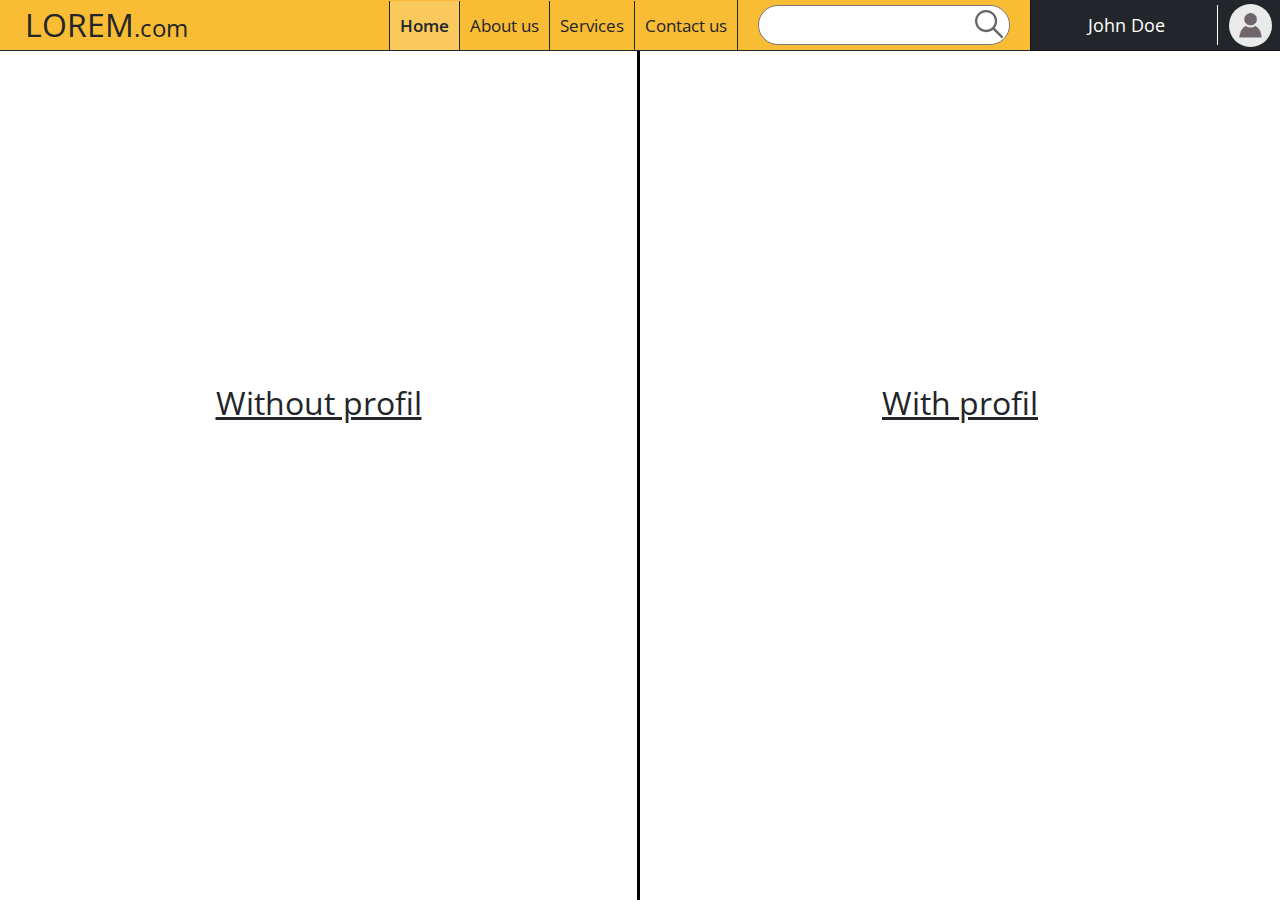
<file: index.html>
<!DOCTYPE html>
<html lang="en">
<head>
    <meta charset="UTF-8">
    <meta http-equiv="X-UA-Compatible" content="IE=edge">
    <meta name="viewport" content="width=device-width, initial-scale=1.0">
    <title>Lorem.com | Home</title>
    <link rel="stylesheet" href="style_index.css">
    <link rel="preconnect" href="https://fonts.googleapis.com">
    <link rel="preconnect" href="https://fonts.gstatic.com" crossorigin>
    <link href="https://fonts.googleapis.com/css2?family=Open+Sans:wght@400;600&display=swap" rel="stylesheet">
    <style>
        .toggle_account a:first-of-type {
            border-right: 3px solid #000;
        }
        .toggle_account a {
            display: block;
            width: 50%;
            height: calc(100vh - 51px);
            padding: calc(50vh - 120px) 0;
            text-align: center;
            font-size: 32px;
            transition: .3s;
        }
        .toggle_account a:hover {
            background-color: rgba(0, 0, 0, 0.1);
        }
        .toggle_account a:focus {
            background-color: rgba(0, 0, 0, 0.2);
        }
    </style>
</head>
<body>
    <header class="header">
        <a class="logo" href="index.html">Lorem<span>.com</span></a>
        <button onclick="toggleMenu()" id="menuButton" class="menu_button">
            <img class="open_menu" src="img/menu.svg" alt="Open menu">
            <img class="close_menu" src="img/close.svg" alt="Close menu">
        </button>
        <nav class="header_nav">
            <div class="nav">
                <div class="link">
                    <a href="index.html" class="selected">Home</a>
                    <a href="#">About us</a>
                    <a href="#">Services</a>
                    <a href="#">Contact us</a>
                    <div class="link_menu"></div>
                </div>
                <form class="searchForm" action="index.html">
                    <input id="searchBar" type="text" name="search" placeholder="">
                    <button type="submit">&#160</button>
                </form>
            </div>
            <div class="profil">
                <div class="card_replacement"></div>
                <button class="card">
                    <div class="visible_info">
                        <span>John Doe</span>
                        <img class="profil_picture" src="img/profil.png" alt="profil picture">       
                    </div>
                    <div class="vanish_info">
                        <a class="profil_link" style="display: none;" href="#"><span>Account settings</span><img src="img/settings.svg" alt="settings icone"></a>
                        <a class="profil_link" style="display: none;" href="index.html?action=deco"><span>Sign out</span><img src="img/logout.svg" alt="logout icone"></a>
                        <a onclick="closeProfilPlus()" class="profil_close_button" href="#">Close</a>
                    </div>
                </button>
            </div>
            <div class="profil_unset" style="display: none;">
                <a href="connect.html#signUp">Sign up<span class="intersection"></span></a>
                <a href="connect.html#login">Login</a>
            </div>
        </nav>
    </header>
    <div class="toggle_account" style="display: flex;">
        <a href="#withoutProfil">Without profil</a>
        <a href="#withProfil">With profil</a>
    </div>

    <script src="app_index.js"></script>
    <script>
        function hashChange () {
            if (window.location.hash === '#withoutProfil') {
                document.querySelector('.profil').style.display = 'none'
                document.querySelector('.profil_unset').style.display = ''
            } else {
                document.querySelector('.profil').style.display = ''
                document.querySelector('.profil_unset').style.display = 'none'
            }
        }

        hashChange()
        window.addEventListener('hashchange', hashChange)
    </script>
</body>
</html>
</file>
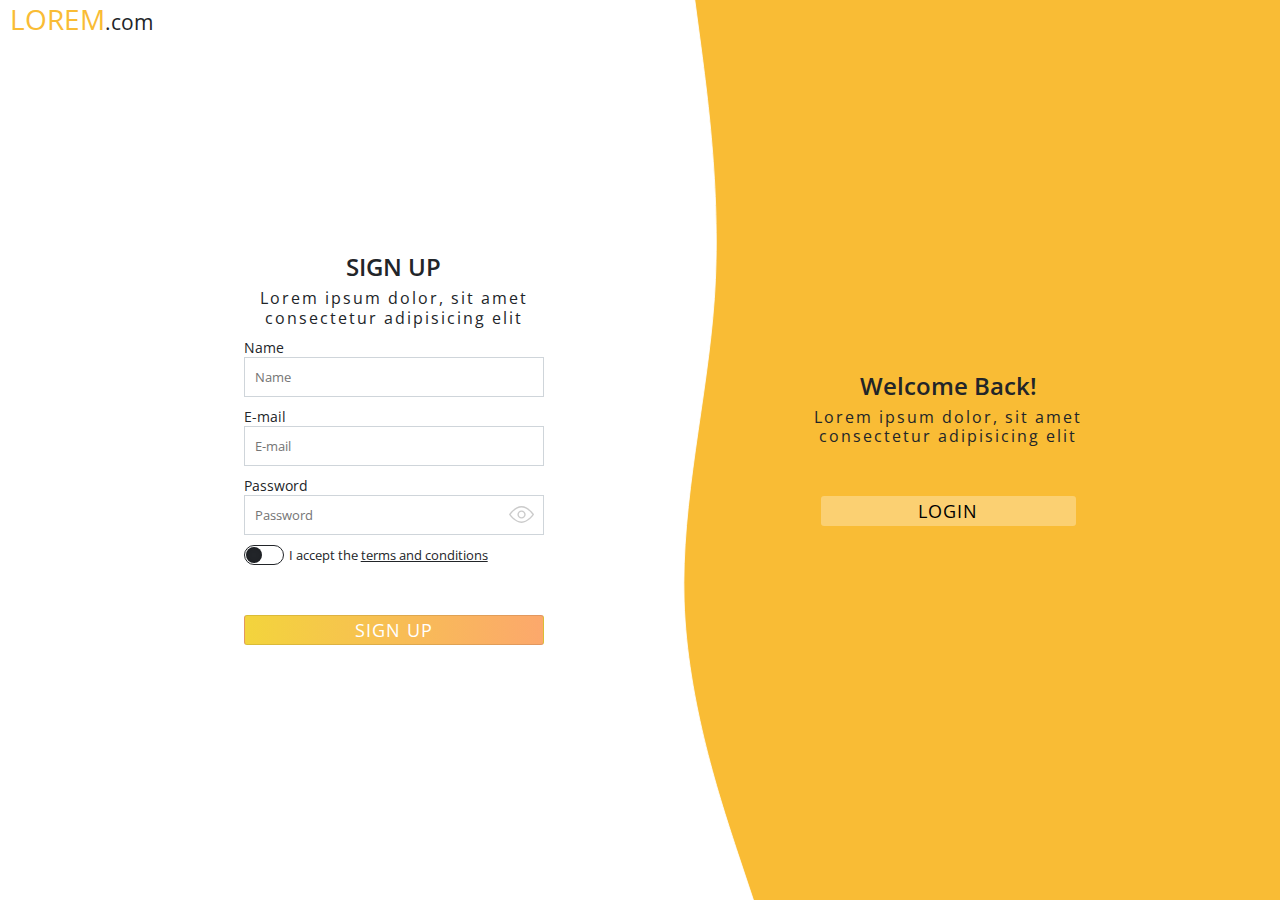
<file: connect.html>
<!DOCTYPE html>
<html lang="en">
<head>
    <meta charset="UTF-8">
    <meta http-equiv="X-UA-Compatible" content="IE=edge">
    <meta name="viewport" content="width=device-width, initial-scale=1.0">
    <title>Lorem.com | Connection</title>
    <link rel="stylesheet" href="style.css">
    <link rel="preconnect" href="https://fonts.googleapis.com">
    <link rel="preconnect" href="https://fonts.gstatic.com" crossorigin>
    <link href="https://fonts.googleapis.com/css2?family=Open+Sans:wght@400;600&display=swap" rel="stylesheet">
</head>
<body>
    <a class="logo" href="index.html">Lorem<span>.com</span></a>
    <main class="connection">
        <div id="signUp" class="sign_up_container">
            <div class="sign_up_item">
                <div class="text">
                    <h2>Sign up</h2>
                    <p>Lorem ipsum dolor, sit amet consectetur adipisicing elit</p>
                </div>
                <form id="signUpForm" action="connect.html#signUp" method="post">
                    <div class="form_transition">
                        <div class="input">
                            <label for="name">Name</label>
                            <input type="text" id="name" name="name" placeholder="Name" required>
                        </div>
                        <div class="input">
                            <label for="mail">E-mail</label>
                            <input type="email" id="signUpMail" name="mail" placeholder="E-mail" required>
                        </div>
                        <div class="input">
                            <label for="password">Password</label>
                            <label for="signUpPassword" class="password">
                                <input type="password" id="signUpPassword" name="password" placeholder="Password" required>
                                <img id="signUpPasswordSVG" class="show_password" src="img/eye_enable.svg" alt="Show password" onclick="toggleSignUpPasswordVisible()">
                            </label>
                        </div>
                        <div class="cgu">
                            <input type="checkbox" id="cgu" name="cgu" required>
                            <label for="cgu">I accept the <a href="#cguList" class="js-modal">terms and conditions</a></label>
                        </div>
                    </div>
                    <input id="signUpInput" type="submit" value="Sign up">
                    <input type="text" value="signup" name="type" style="display: none;">
                </form>
                <a id="activeSignUp" href="#signUp">Sign up</a>
            </div>
        </div>
        <div id="login" class="login_container">
            <div class="login_item">
                <div class="text">
                    <h2>Welcome Back!</h2>
                    <p>Lorem ipsum dolor, sit amet consectetur adipisicing elit</p>
                </div>
                <form id="loginForm" action="connect.html#login" method="post">
                    <div class="form_transition">
                        <div class="input">
                            <label for="mail">E-mail</label>
                            <input type="email" id="loginMail" name="mail" placeholder="E-mail" required>
                        </div>
                        <div class="input">
                            <label for="password">Password</label>
                            <label for="loginPassword" class="password">
                                <input type="password" id="loginPassword" name="password" placeholder="Password" required>
                                <img id="loginPasswordSVG" class="show_password" src="img/eye_enable.svg" alt="Show password" onclick="toggleLoginPasswordVisible()">   
                            </label>
                        </div>
                        <div class="stay_connect">
                            <input type="checkbox" id="stayConnect" name="stay_connect">
                            <label for="stayConnect">Remember me</label>
                        </div>
                    </div>
                    <input id="loginInput" type="submit" value="login">
                    <input type="text" value="login" name="type" style="display: none;">
                </form>
                <a id="activeLogin" href="#login">login</a>
            </div>
        </div>
    </main>

    <aside aside id="cguList" class="modal" aria-hidden="true" role="dialog" aria-labelledby="title_modal" style="display: none;">
        <div class="modal_wrapper js-modal_stop">
            <button class="closeCGU js-modal_close">Close</button>

            <h1>Terms and conditions of <span>Lorem.com</span></h1>

            <blockquote>
                <strong>Article 1 :</strong> Object

                <p>These T & Cs or General Conditions of Use legally govern the use of the services of the lapetiteperle site (hereinafter referred to as "the site").</p>
                <p>Constituting the contract between the company Lorem.com, the User, access to the site must be preceded by the acceptance of these T & Cs. Access to this platform signifies acceptance of these T & Cs.</p>

                <strong>Article 2 :</strong> <a href="#legal-notices">Legal notices</a>

                <p>The lapetiteperle site is edited by the company Lorem.com registered with the RCS under number 451 432 228, whose head office is located at 3 Rue Docteur Joubert, 59110, La Madeleine, Metropolitan France.</p>
                <p>The host of the lapetiteperle.fr site is LHW, located at 5 Rue Keller, 59100 Roubaix, France.</p>

                <strong>Article 3 :</strong> Access to the site

                <p>The lapetiteperle site provides free access to the following services:</p>

                <ul>
                    <li>Sale of jewelry (gold, silver, etc.) ;</li>
                    <li>Rental of jewelry (gold, silver, etc.) ;</li>
                    <li>Deposit-sale of jewelry.</li>
                </ul>
            </blockquote>
        </div>
    </aside>

    <script src="app.js"></script>
</body>
</html>
</file>
<file: style_index.css>
* {
    box-sizing: border-box;
    font-family: 'Open Sans', sans-serif;
    font-weight: 400;
    padding: 0;
    margin: 0;
    color: #222529;
}

body, html {
    overflow-x: hidden;
    height: 100vh;
}

/* ||||||||||||||||||||||||||||||||||||||||||||||||*/
                  /* Header */
/* ||||||||||||||||||||||||||||||||||||||||||||||||*/

.header {
    display: flex;
    justify-content: space-between;
    align-items: center;
    position: relative;
    width: 100%;
    height: 51px;
    background: #F9BC35;
    padding: 0 0 0 25px;
    border-bottom: solid 1px #222529;
}

/* ||||||||||||||||||||||||||||||||||||||||||||||||*/

.header .logo {
    font-size: 32px;
    line-height: 32px;
    text-transform: uppercase;
    text-decoration: none;
}

.header .logo span {
    font-size: 24px;
    line-height: 24px;
    margin-top: auto;
    text-transform: none;
}

/* ||||||||||||||||||||||||||||||||||||||||||||||||*/

.menu_button {
    display: none;
}

/* ||||||||||||||||||||||||||||||||||||||||||||||||*/

.header_nav {
    display: flex;
}

.nav {
    display: flex;
    align-items: center;
}

.link {
    display: flex;
    align-items: center;
}

.link > a {
    padding: 13px 10px;
    border-left: 1px solid #222529;
    height: 100%;
    max-height: 50px;
    font-size: 1.05em;
    flex-shrink: 0;
}

.nav a {
    text-decoration: none;
    transition: background-color .3s;
}

.nav a:hover, .nav a:focus {
    background: rgba(255, 255, 255, 0.1);
}

.header .header_nav .nav a:focus {
    outline: none;
    background: rgba(255, 255, 255, 0.4) !important;
}

.nav a:active {
    background: rgba(255, 255, 255, 0.2);
}

.nav .selected {
    font-weight: 600;
    background: rgba(255, 255, 255, 0.2) !important;
}

.link_menu {
    display: none;
}

/* ||||||||||||||||||||||||||||||||||||||||||||||||*/

.searchForm {
    height: 100%;
    max-height: 50px;
    font-size: 1.05em;
    padding: 5px 10px 5px 20px;
    position: relative;
    border-left: 1px solid #222529;
}

.searchForm input {
    height: 40px;
    width: 40px;
    padding-left: 10px;
    border-radius: 20px;
    border: 1px solid #777;
    transition: width .5s;
}

.searchForm input:focus {
    outline: 0px;
    width: 252px;
    border: 1px solid #222529;
}

.searchForm button {
    height: 38px;
    width: 38px;
    background: rgba(255, 255, 255, 0.5);
    background-image: url(img/search.svg);
    background-size: 28px auto;
    background-repeat: no-repeat;
    background-position: 3px 3px;
    border: 1px solid transparent;
    border-radius: 50%;
    position: absolute;
    right: 11.5px;
    top: 6px;
    cursor: pointer;
    opacity: 0.7;
    transition: opacity .3s;
}

.searchForm input:focus ~ button {
    opacity: 1;
}

/* ||||||||||||||||||||||||||||||||||||||||||||||||*/

.card_replacement {
    width: 230px;
    height: 50px;
}

.card {
    width: 220px;
    height: 51px;
    max-height: 51px;
    margin-left: 10px;
    padding-left: 5px;
    padding-right: 5px;
    position: relative;
    border: 0px transparent;
    border-left: solid 1px rgba(0, 0, 0, .5);
    border-bottom: solid 1px rgba(0, 0, 0, .5);
    position: absolute;
    top: 0;
    right: 0;
    background: #222529;
    cursor: pointer;
    overflow: hidden;
    display: flex;
    flex-direction: column;
    z-index: 100;
    transition: .5s;
}

.visible_info {
    width: 100%;
    height: 50px;
    padding: 5px 57.5px 5px 0;
}

.visible_info span {
    width: 100%;
    height: 100%;
    display: block;
    color: #fff;
    font-size: 18px;
    text-align: center;
    line-height: 40px;
    position: relative;
}

.visible_info span::after {
    content: '';
    border-right: 1px solid #fff;
    display: block;
    position: absolute;
    height: 100%;
    top: 0;
    right: 0;
}

.profil_picture {
    display: block;
    width: 45px;
    height: auto;
    position: absolute;
    top: 2.5px;
    right: 7.5px;
    border: 1px solid #222529;
    border-radius: 50%;
}

.vanish_info {
    width: 100%;
    height: 149px;
    display: flex;
    flex-direction: column;
    justify-content: space-around;
    padding-bottom: 20px;
}

.vanish_info::before {
    content: '';
    display: block;
    margin: 10px 10px 20px 10px;
    width: calc(100% - 20px);
    border: 1px solid #F9BC35;
}

.vanish_info a {
    width: 100%;
    display: block;
    height: 50px;
    display: flex;
    justify-content: space-between;
    align-items: center;
}

.vanish_info a span {
    color: #fff;
    text-align: right;
    display: block;
    font-size: 1.2em;
    text-decoration: none;
    height: 50px;
    line-height: 50px;
    width: 125px;
    margin-left: 0;
}

.vanish_info a img {
    display: block;
    width: 1.5em;
    height: 1.5em;
    margin: 0 20px 0 0;
}

.vanish_info .profil_close_button {
    display: none;
}

.profil_active .card {
    height: auto;
    max-height: 100vh;
}

.profil_link {
    text-decoration: none;
    transition: background-color .3s;
}

.profil_link:hover {
    background-color: rgba(255, 255, 255, 0.2);
}

/* ||||||||||||||||||||||||||||||||||||||||||||||||*/

.profil_unset {
    background: #222529;
    display: flex;
    overflow: hidden;
    margin-left: 10px;
}

.profil_unset a {
    color: #fff;
    display: block;
    width: 100px;
    line-height: 50px;
    height: 50px;
    text-align: center;
    text-decoration: none;
    position: relative;
    transition: background-color .3s;
}

.profil_unset a:nth-of-type(1) {
    width: 95px;
}

.intersection {
    border-right: 2px solid #fff;
    display: block;
    height: 70px;
    width: 20px;
    position: absolute;
    top: 0;
    right: -5px;
    transform: rotate(22.5deg) translateY(-10px);
    background: #222529;
    z-index: 1;
    transition: background-color .3s;
}

.profil_unset a:hover, .profil_unset a:focus {
    outline: none;
    background-color: #4F5154;
}

.profil_unset a:hover .intersection, .profil_unset a:focus .intersection {
    background-color: #4F5154;
}

@media only screen and (min-width:1250px) {
    .searchForm input {
        width: 252px !important;
    }
    .card {
        width: 250px;
    }
    .card_replacement {
        width: 260px;
    }
}

@media only screen and (max-width:1050px) {
    .link {
        overflow: hidden;
        max-width: 349.05px;
        justify-content: flex-start;
    }
    .link_menu {
        display: block;
        height: 50px;
        min-width: 35px;
        padding: 8px 0;
        border: 0px transparent;
        border-left: 1px solid #222529;
        opacity: 0.7;
        cursor: pointer;
        background: transparent;
        background-image: url(img/link_menu.svg);
        background-repeat: no-repeat;
        background-clip: content-box;
        background-size: 100%;
        background-position: center;
    }
}

@media only screen and (max-width:900px) {
    .header_nav {
        display: none;
    }
    .active .header_nav {
        display: flex;
        flex-direction: column;
        height: 100vh;
        width: 100%;
        position: absolute;
        top: 0;
        left: 0;
        background: #222529;
    }
    .menu_button {
        display: flex;
        justify-content: center;
        align-items: center;
        width: 55px;
        height: 50px;
        background: none;
        border: none;
        padding-right: 5px;
        opacity: 0.7;
        cursor: pointer;
    }
    .menu_button img {
        width: 44px;
        height: 44px;
    }
    .close_menu, .active .open_menu {
        display: none;
    }
    .active .menu_button {
        position: absolute;
        top: 0;
        left: 0;
        z-index: 5;
        padding-right: 0;
        padding-left: 5px;
        opacity: 1;
    }
    .active .close_menu {
        display: block;
        width: 38px;
        height: 38px;
    }
    .nav {
        flex-direction: column;
        height: calc(100vh - 51px);
        order: 2;
    }
    .searchForm {
        order: 1;
        width: 100%;
        margin-bottom: 30px;
    }
    .searchForm input {
        width: 100% !important;
    }
    .link {
        flex-direction: column;
        justify-content: space-around;
        width: 100%;
        max-width: none;
        height: 280px;
        order: 2;
        overflow: visible;
    }
    .link a {
        width: 100%;
        color: #fff;
        text-align: center;
        padding: 20px 0;
        max-height: 70px;
        font-size: 1.2em;
        line-height: 30px;
    }
    .link_menu {
        display: none;
    }
    .profil_unset {
        margin-left: auto;
        margin-bottom: 30px;
        border-left: 1px solid #fff;
        border-bottom: 1px solid #fff;
        width: 195px;
    }
    .profil {
        order: 1;
    }
    .card {
        border-color: #fff;
        width: 250px;
    }
    .card_replacement {
        width: 100%;
        margin-bottom: 30px;
    }
    .profil_active .card {
        width: 100%;
        height: 100vh;
    }
    .profil_active .visible_info {
        padding-right: 50%;
    }
    .profil_active .profil_picture {
        right: calc(25% - 22.5px);
    }
    .vanish_info {
        height: 227px;
    }
    .vanish_info a {
        justify-content: center;
    }
    .vanish_info a span {
        width: 154px;
        margin-left: calc(50% - 160px);
        font-size: 1.5em;
    }
    .vanish_info a img {
        margin-right: calc(50% - 70px);
        margin-left: 50px;
    }
    .vanish_info .profil_close_button {
        display: block;
        width: 60% !important;
        height: 30px !important;
        text-align: center;
        text-decoration: none;
        margin: 20px auto 25px auto;
        background: #F9BC35;
        font-size: 1.5em;
        padding: 2px 0;
        text-transform: uppercase;
        font-weight: 400;
    }
    .vanish_info .profil_close_button:active {
        background: #ffd06a;
    }
}
</file>
<file: style.css>
* {
    box-sizing: border-box;
    font-family: 'Open Sans', sans-serif;
    font-weight: 400;
    padding: 0;
    margin: 0;
    color: #222529;
}

body, html {
    overflow-x: hidden;
}

.logo {
    font-size: 28px;
    line-height: 28px;
    text-transform: uppercase;
    text-decoration: none;
    color: #F9BC35;
    position: absolute;
    top: 5px;
    left: 10px;
    z-index: 5;
}

.logo span {
    font-size: 21px;
    line-height: 21px;
    margin-top: auto;
    text-transform: none;
}

.connection {
    display: flex;
    justify-content: space-between;
    align-items: center;
    min-height: 100vh;
}

.sign_up_item, .login_item {
    width: 300px;
}

.text {
    text-align: center;
    margin-bottom: 10px;
    line-height: 1.2em;
    letter-spacing: 2px;
}

.text h2 {
    font-weight: 600;
    margin-bottom: 10px;
    line-height: 1em;
    letter-spacing: normal;
}

.active .text h2 {
    text-transform: uppercase;
}

.connection  p {
    margin-bottom: 50px;
}

.active p {
    margin-bottom: auto;
}

.form_transition {
    max-height: 0;
    opacity: 0;
    overflow-y: hidden;
    transition: max-height .4s .1s, opacity .5s;
}

.active .form_transition {
    max-height: 100vh;
    opacity: 1;
    overflow-y: visible;
    transition: max-height .5s, opacity .4s .1s;
}

.form_error {
    color: #D92400;
    font-size: 0.8em;
}

.form_error > a {
    color: #D92400;
}

.password {
    position: relative;
}

#signUpPassword:focus ~ .show_password, #loginPassword:focus ~ .show_password {
    opacity: 1;
}

.show_password {
    display: block;
    height: auto;
    width: 25px;
    position: absolute;
    right: 10px;
    top: 11.25px;
    opacity: .2;
}

.show_password[src="img/eye_disable.svg"] {
    top: 9.525px;
}

.password.visble::after {
    background-image: url(img/eye_disable.svg);
}

/* ||||||||||||||||||||||||||||||||||||||||||||||||*/
                  /* SIGN UP */
/* ||||||||||||||||||||||||||||||||||||||||||||||||*/

.sign_up_container {
    width: calc(50% - (100vh * 0.11));
    position: relative;
    height: 100vh;
    background-color: #fff;
    display: flex;
    justify-content: center;
    align-items: center;
    transition: width .3s;
}

.sign_up_container.active {
    width: 50%;
}

.sign_up_container::after {
    content: '';
    position: absolute;
    display: block;
    height: 100%;
    top: 0;
    left: 99%;
    width: calc(100vh * 0.14);
    background-image: url(img/wave90.svg);
    background-repeat: no-repeat;
    background-position: left;
    background-size: auto 101%;
}

/* ||||||||||||||||||||||||||||||||||||||||||||||||*/

.sign_up_item {
    margin-left: 20px;
    margin-right: 5px;
}

.sign_up_container.active .sign_up_item {
    margin-left: 50px;
}

/* ||||||||||||||||||||||||||||||||||||||||||||||||*/

.sign_up_container .input {
    margin-bottom: 10px;
}

.sign_up_container .input label {
    display: block;
    font-size: 0.9em;
}

.sign_up_container .input input {
    display: block;
    height: 40px;
    padding: 10px;
    width: 100%;
    border: 1px solid #CFD5DA;
}

/* ||||||||||||||||||||||||||||||||||||||||||||||||*/

.cgu {
    display: flex;
    align-items: center;
    flex-wrap: wrap;
    margin-bottom: 50px;
}

.cgu label {
    font-size: 0.8em;
}

#cgu {
    position: relative;
    display: block;
    height: 20px;
    width: 40px;
    max-width: 40px;
    min-width: 40px;
    margin-right: 5px;
    flex-grow: 2;
    visibility: visible;
}

.mobil #cgu {
    visibility: hidden;
}

#cgu::before {
    content: '';
    display: block;
    position: absolute;
    top: 0;
    left: 0;
    right: 0;
    bottom: 0;
    border: 1px solid #222529;
    border-radius: 25px;
    background-color: #fff;
    transition: background-color .3s;
    visibility: visible;
}

#cgu::after {
    content: '';
    position: absolute;
    display: block;
    top: 2px;
    bottom: 2px;
    height: 16px;
    width: 16px;
    background-color: #222529;
    border-radius: 50%;
    margin: 0 2px;
    box-shadow: inset 0 0 5px rgba(0, 0, 0, 0.2);
    transition: background-color .3s, transform .3s;
    z-index: 10;
    visibility: visible;
}

.mobil #cgu::after {
    top: 3px !important;
    height: 14px !important;
    width: 14px !important;
    transform: translateY(-1px) !important;
}

#cgu:checked::before {
    border-color: rgba(0, 0, 0, 0.3);
    background-color: #F3D43C;
}

#cgu:checked::after {
    background-color: #fff;
    transform: translateX(20px);
}

.mobil #cgu:checked:after {
    transform: translateX(20px) translateY(-1px) !important;
}

/* ||||||||||||||||||||||||||||||||||||||||||||||||*/

#signUpInput {
    height: 30px;
    width: 100%;
    display: none;
}

.active #signUpInput {
    height: 30px;
    width: 100%;
    display: block;
    background: linear-gradient(to right, #F3D43C, #FCA86C);
    border: 1px solid rgba(0, 0, 0, 0.1);
    border-radius: 3px;
    color: #fff;
    text-transform: uppercase;
    letter-spacing: 1px;
    font-size: 1.1em;
    cursor: pointer;
}

/* ||||||||||||||||||||||||||||||||||||||||||||||||*/

#activeSignUp {
    height: 30px;
    width: 85%;
    margin: auto;
    display: block;
    background: linear-gradient(to right, #F3D43C, #FCA86C);
    border: 1px solid rgba(0, 0, 0, 0.1);
    border-radius: 3px;
    color: #fff;
    text-transform: uppercase;
    letter-spacing: 1px;
    font-size: 1.1em;
    cursor: pointer;
    text-decoration: none;
    text-align: center;
    line-height: 28px;
}

.sign_up_container.active #activeSignUp {
    display: none;
}

/* ||||||||||||||||||||||||||||||||||||||||||||||||*/
                    /* LOGIN */
/* ||||||||||||||||||||||||||||||||||||||||||||||||*/

.login_container {
    width: 50%;
    height: 100vh;
    background-color: #F9BC35;
    display: flex;
    justify-content: center;
    align-items: center;
    transition: width .3s;
}

.login_container.active {
    width: calc(50% + (100vh * 0.11));
}

/* ||||||||||||||||||||||||||||||||||||||||||||||||*/

.login_item {
    margin-left: calc(100vh * 0.11);
    margin-right: 20px;
}

/* ||||||||||||||||||||||||||||||||||||||||||||||||*/

.login_container .input {
    margin-bottom: 10px;
}

.login_container .input label {
    display: block;
    font-size: 0.9em;
}

.login_container .input input {
    display: block;
    height: 40px;
    padding: 10px;
    width: 100%;
    border: 1px solid #CFD5DA;
}

.login_container .input:last-of-type {
    margin-bottom: 50px;
}

/* ||||||||||||||||||||||||||||||||||||||||||||||||*/

.stay_connect {
    display: flex;
    align-items: center;
    flex-wrap: wrap;
    margin: 15px 0 20px 2px;
}

.stay_connect label {
    font-size: 0.8em;
}

#stayConnect {
    height: 20px;
    width: 20px;
    margin-right: 8px;
    display: flex;
    justify-content: center;
    align-items: center;
    position: relative;
}

#stayConnect::before {
    content: '';
    display: block;
    width: 20px;
    min-width: 20px;
    height: 20px;
    padding: 0;
    background-color: #F9BC35;
    border: 1px solid #222529;
}

#stayConnect:active::before {
    border: 2px solid #222529;
}

#stayConnect::after {
    content: '';
    position: absolute;
    width: 16px;
    min-width: 16px;
    height: 16px;
    margin: auto;
    background-color: #222529;
    display: none;
}

.mobil #stayConnect::after {
    width: 15px;
    min-width: 15px;
    height: 15px;
    top: calc(50% - 7.5px);
    left: calc(50% - 7.5px);
    margin: 0;
}

#stayConnect:active::after {
    display: block;
}

#stayConnect:checked::after {
    display: block;
}

/* ||||||||||||||||||||||||||||||||||||||||||||||||*/

#loginInput {
    display: none;
}

.active #loginInput {
    height: 30px;
    width: 100%;
    display: block;
    background: linear-gradient(to right, #fddea2, #fddea2);
    border: 1px solid rgba(255, 255, 255, 0);
    border-radius: 3px;
    color: #000;
    text-transform: uppercase;
    letter-spacing: 1px;
    font-size: 1.1em;
}

#loginInput.active {
    background: linear-gradient(to right, #fff, #fff);
    cursor: pointer;
}

/* ||||||||||||||||||||||||||||||||||||||||||||||||*/

#activeLogin {
    height: 30px;
    width: 85%;
    margin: auto;
    display: block;
    background: rgba(255, 255, 255, .3);
    border: 1px solid transparent;
    border-radius: 3px;
    color: #000;
    text-transform: uppercase;
    letter-spacing: 1px;
    font-size: 1.1em;
    cursor: pointer;
    text-decoration: none;
    text-align: center;
    line-height: 28px;
}

.login_container.active #activeLogin {
    display: none;
}

/* ||||||||||||||||||||||||||||||||||||||||||||||||*/
              /* Boite modal CGU */
/* ||||||||||||||||||||||||||||||||||||||||||||||||*/

.modal {
    position: fixed;
    z-index: 10;
    display: flex;
    align-items: center;
    justify-content: center;
    top: 0;
    left: 0;
    width: 100%;
    height: 100%;
    background: rgba(0, 0, 0, 0.8);
    animation: fadeIn .3s both;
}

.modal_wrapper {
    overflow: auto;
    width: 600px;
    max-width: calc(100vw - 20px);
    max-height: calc(100vh - 20px);
    padding: 20px;
    background-color: #fff;
    animation: slideFromTop .5s both;
}

.modal_wrapper *:focus {
    border: 2px solid #222529;
    padding: 2px;
    border-radius: 5px;
}

.closeCGU {
    background-color: #131416;
    color: #fff;
    border: 2px solid #EEEEEE;
    padding: 5px 10px !important;
    font-size: 0.9em;
    font-weight: 600;
    cursor: pointer;
}

.closeCGU:focus {
    background: #fff;
    color: #131416  ;
    border: 2px solid #222529;
    border-radius: 5px;
}

.modal[aria-hidden="true"] {
    animation-name: fadeOut;
}

.modal[aria-hidden="true"] .modal_wrapper {
    animation-name: slideToBottom;
}

.modal_wrapper blockquote {
    padding: 10px 20px;
    border-left: 5px solid #EEEEEE;
    line-height: 31px;
    font-size: 18px;
}

.modal_wrapper h1 {
    text-align: center;
    font-weight: 600;
    font-size: 1.2em;
    margin: 8px 0;
}

.modal_wrapper blockquote strong {
    font-weight: 600;
    margin: 8px 0;
}

.modal_wrapper blockquote p {
    margin: 8px 0;
}

.modal_wrapper blockquote ul {
    padding-left: 20px;
}

@keyframes fadeIn {
    from {opacity: 0;}
    to {opacity: 1;}
}

@keyframes fadeOut {
    from {opacity: 1;}
    to {opacity: 0;}
}

@keyframes slideFromTop {
    from {transform: translateY(-50px);}
    to {transform: translateY(0);}
}

@keyframes slideToBottom {
    from {transform: translateY(0);}
    to {transform: translateY(50px);}
}

@media only screen and (min-width: 1020px) {
    .sign_up_container {
        padding-left: 8vw;
    }
    .login_container {
        padding-right: 8vw;
    }
}

@media only screen and (min-width: 1920px) {
    .sign_up_container {
        padding-left: 15vw;
    }
    .login_container {
        padding-right: 15vw;
    }
}

@media only screen and (max-width: 750px) {
    .connection {
        flex-direction: column;
        justify-content: flex-start;
        background: #F9BC35;
    }
    .sign_up_container {
        width: 100%;
        height: auto;
    }
    .sign_up_container.active {
        width: 100%;
        height: auto;
    }
    .sign_up_container::after {
        width: 100%;
        top: 99%;
        left: 0;
        height: calc(100vw * 0.14);
        background-image: url(img/wave180.svg);
        background-repeat: no-repeat;
        background-position: top;
        background-size: 101% auto;
    }
    .sign_up_item {
        width: 100%;
        height: auto;
        max-width: 350px;
        margin-left: 10px;
        margin-right: 10px;
        margin-top: 50px;
        margin-bottom: 10px;
    }
    .sign_up_container.active .sign_up_item {
        margin-left: 10px;
    }
    .login_container {
        width: 100%;
        height: auto;
    }
    .login_container.active {
        width: 100%;
        height: auto;
    }
    .login_item {
        width: 100%;
        height: auto;
        max-width: 350px;
        margin-left: 10px;
        margin-right: 10px;
        margin-top: calc(100vw * 0.14);
        margin-bottom: 10px;
    }
}
</file>
